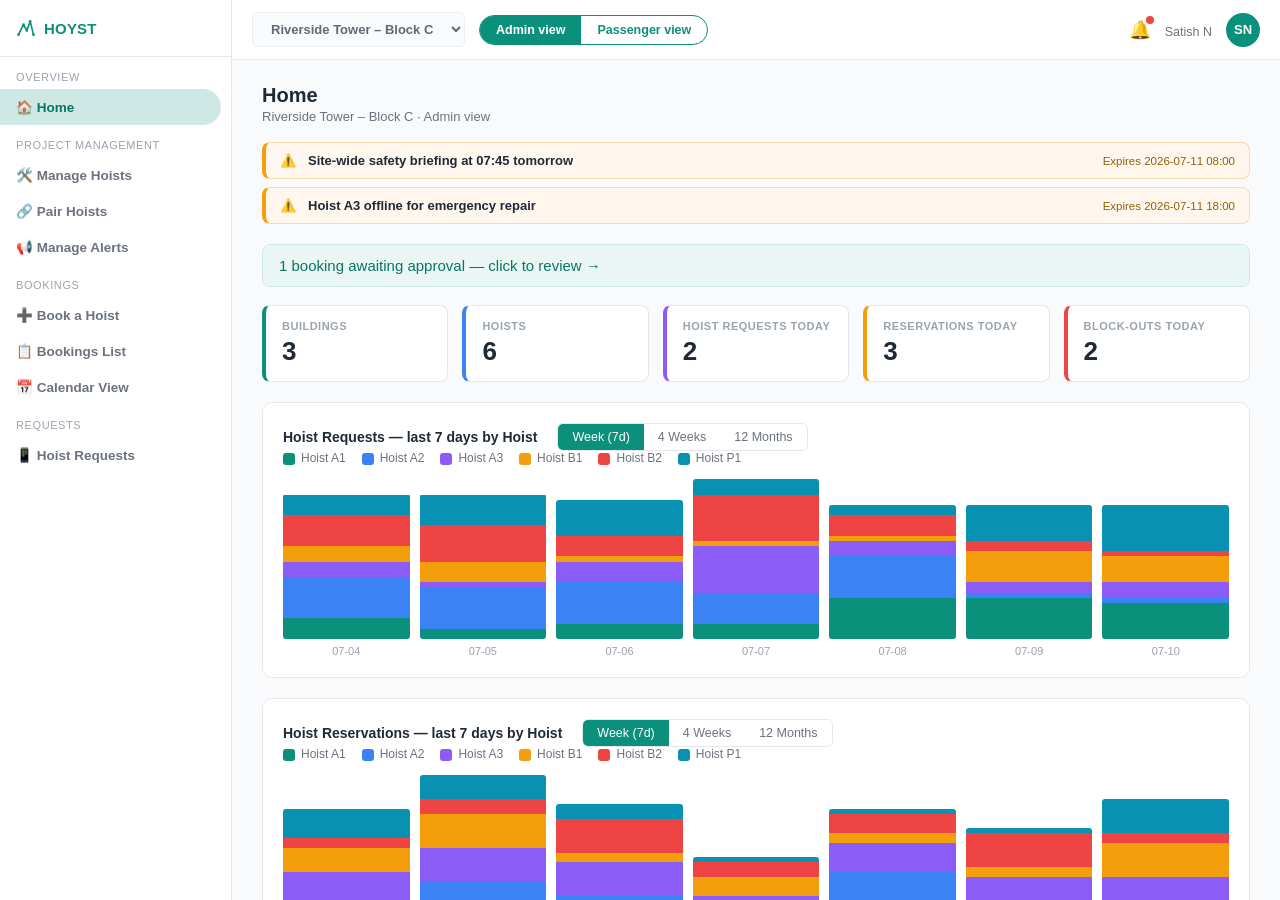
<file: index.html>
<!DOCTYPE html>
<html lang="en">
<head>
<meta charset="UTF-8" />
<title>Hoyst – Voyage Control</title>
<meta name="viewport" content="width=device-width, initial-scale=1" />
<link rel="stylesheet" href="css/style.css" />
</head>
<body>
  <div id="root"></div>
  <script src="js/data.js"></script>
  <script src="js/app.js"></script>
</body>
</html>
</file>
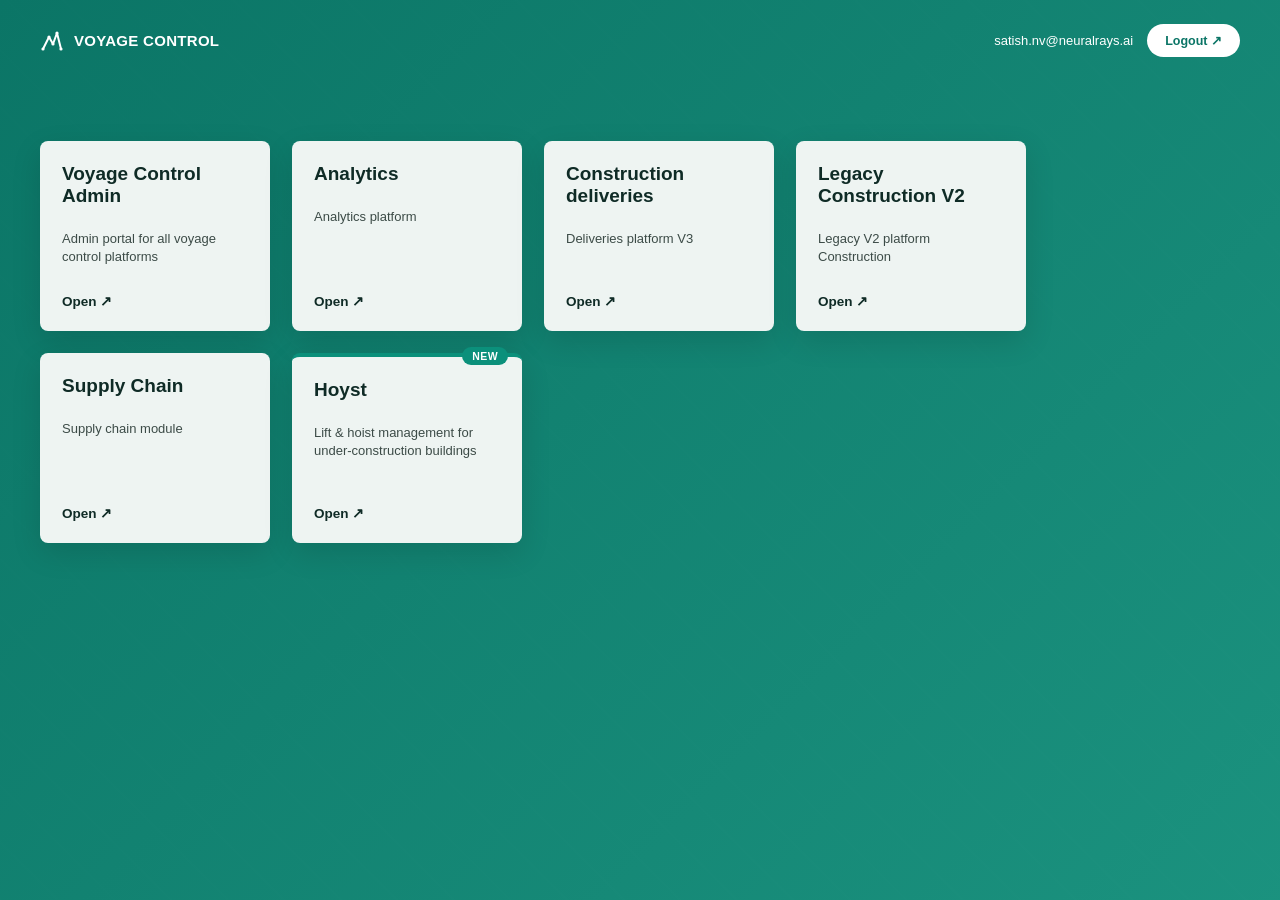
<file: landing.html>
<!DOCTYPE html>
<html lang="en">
<head>
<meta charset="UTF-8" />
<title>Voyage Control – Platform Selection</title>
<meta name="viewport" content="width=device-width, initial-scale=1" />
<style>
  * { box-sizing: border-box; }
  body {
    margin: 0; min-height: 100vh; font-family: -apple-system, BlinkMacSystemFont, "Segoe UI", Roboto, Helvetica, Arial, sans-serif;
    background:
      linear-gradient(135deg, rgba(11,117,102,0.92), rgba(29,150,130,0.88)),
      repeating-linear-gradient(45deg, rgba(255,255,255,0.03) 0 2px, transparent 2px 40px);
    background-color: #0b7566;
    color: #0f2b26;
  }
  .top { display: flex; align-items: center; justify-content: space-between; padding: 24px 40px; }
  .logo { display: flex; align-items: center; gap: 10px; color: #fff; font-weight: 800; font-size: 15px; letter-spacing: 0.3px; }
  .user { display: flex; align-items: center; gap: 14px; color: #fff; font-size: 13px; }
  .logout { background: #fff; color: #0b7566; border: none; padding: 9px 18px; border-radius: 20px; font-weight: 700; font-size: 12.5px; cursor: pointer; }
  .cards { display: flex; gap: 22px; flex-wrap: wrap; padding: 60px 40px; }
  .card { background: #eef4f2; border-radius: 8px; padding: 22px; width: 230px; min-height: 190px; display: flex; flex-direction: column; box-shadow: 0 10px 30px rgba(0,0,0,0.12); position: relative; }
  .card.new { border-top: 4px solid #0b907b; }
  .card h3 { margin: 0 0 10px; font-size: 19px; font-weight: 800; color: #0f2b26; }
  .card p { color: #3c4b47; font-size: 13px; line-height: 1.4; flex: 1; }
  .card .open { color: #0f2b26; font-weight: 700; font-size: 13.5px; display: flex; align-items: center; gap: 6px; text-decoration: none; }
  .badge-new { position: absolute; top: -10px; right: 14px; background: #0b907b; color: #fff; font-size: 10.5px; font-weight: 800; padding: 3px 10px; border-radius: 20px; letter-spacing: 0.4px; }
  .crane { position: absolute; opacity: 0.15; right: 18px; top: 18px; }
</style>
</head>
<body>
  <div class="top">
    <div class="logo">
      <svg width="24" height="24" viewBox="0 0 24 24" fill="none"><path d="M3 20 L9 8 L13 15 L17 4 L21 20" stroke="#fff" stroke-width="2" stroke-linecap="round" stroke-linejoin="round"/><circle cx="3" cy="20" r="1.6" fill="#fff"/><circle cx="9" cy="8" r="1.6" fill="#fff"/><circle cx="13" cy="15" r="1.6" fill="#fff"/><circle cx="17" cy="4" r="1.6" fill="#fff"/><circle cx="21" cy="20" r="1.6" fill="#fff"/></svg>
      VOYAGE CONTROL
    </div>
    <div class="user">
      satish.nv@neuralrays.ai
      <button class="logout">Logout ↗</button>
    </div>
  </div>
  <div class="cards">
    <div class="card">
      <h3>Voyage Control Admin</h3>
      <p>Admin portal for all voyage control platforms</p>
      <a class="open" href="#">Open ↗</a>
    </div>
    <div class="card">
      <h3>Analytics</h3>
      <p>Analytics platform</p>
      <a class="open" href="#">Open ↗</a>
    </div>
    <div class="card">
      <h3>Construction deliveries</h3>
      <p>Deliveries platform V3</p>
      <a class="open" href="#">Open ↗</a>
    </div>
    <div class="card">
      <h3>Legacy Construction V2</h3>
      <p>Legacy V2 platform Construction</p>
      <a class="open" href="#">Open ↗</a>
    </div>
    <div class="card">
      <h3>Supply Chain</h3>
      <p>Supply chain module</p>
      <a class="open" href="#">Open ↗</a>
    </div>
    <div class="card new">
      <span class="badge-new">NEW</span>
      <h3>Hoyst</h3>
      <p>Lift &amp; hoist management for under-construction buildings</p>
      <a class="open" href="index.html">Open ↗</a>
    </div>
  </div>
</body>
</html>
</file>
<file: css/style.css>
/* Voyage Control Hoyst App – prototype styles
   Palette sampled from the existing Voyage Control platform UI (white + teal-green). */

:root {
  --teal: #0b907b;
  --teal-dark: #087566;
  --teal-soft: #cee9e5;
  --teal-softer: #eaf6f4;
  --bg: #f9fafb;
  --white: #ffffff;
  --border: #e5e7eb;
  --text: #1f2937;
  --text-muted: #6b7280;
  --text-dim: #9aa3af;
  --blue: #3b82f6;
  --purple: #8b5cf6;
  --orange: #f59e0b;
  --red: #ef4444;
  --radius: 10px;
  font-size: 15px;
}

* { box-sizing: border-box; }
html, body { margin: 0; height: 100%; font-family: -apple-system, BlinkMacSystemFont, "Segoe UI", Roboto, Helvetica, Arial, sans-serif; background: var(--bg); color: var(--text); }
button, input, select, textarea { font-family: inherit; }
a { color: var(--teal); text-decoration: none; }

.app-shell { display: flex; height: 100vh; overflow: hidden; }

/* ---------------- Sidebar ---------------- */
.sidebar { width: 232px; flex: 0 0 232px; background: var(--white); border-right: 1px solid var(--border); display: flex; flex-direction: column; overflow-y: auto; }
.brand { display: flex; align-items: center; gap: 8px; padding: 18px 16px; font-weight: 800; color: var(--teal); border-bottom: 1px solid var(--border); font-size: 15px; letter-spacing: 0.2px; }
.nav-section-title { font-size: 11px; text-transform: uppercase; letter-spacing: 0.6px; color: var(--text-dim); padding: 14px 16px 6px; }
.nav-item { display: flex; align-items: center; gap: 10px; padding: 10px 16px; color: var(--text-muted); cursor: pointer; font-size: 13.5px; font-weight: 600; border-radius: 0 20px 20px 0; margin-right: 10px; }
.nav-item:hover { background: var(--teal-softer); color: var(--teal-dark); }
.nav-item.active { background: var(--teal-soft); color: var(--teal-dark); }
.nav-item .lock { margin-left: auto; font-size: 11px; color: var(--text-dim); }

/* ---------------- Topbar ---------------- */
.topbar { height: 60px; flex: 0 0 60px; background: var(--white); border-bottom: 1px solid var(--border); display: flex; align-items: center; padding: 0 20px; gap: 14px; }
.select-pill { background: var(--bg); border: 1px solid var(--border); color: var(--text); padding: 8px 14px; border-radius: 6px; font-size: 13px; font-weight: 600; }
.role-switch { display: inline-flex; border: 1px solid var(--teal); border-radius: 20px; overflow: hidden; }
.role-switch button { background: transparent; border: none; padding: 7px 16px; font-size: 12.5px; font-weight: 700; color: var(--teal); cursor: pointer; }
.role-switch button.active { background: var(--teal); color: #fff; }
.topbar .spacer { flex: 1; }
.bell { position: relative; font-size: 18px; color: var(--text-muted); cursor: pointer; }
.bell .dot { position: absolute; top: -3px; right: -3px; width: 8px; height: 8px; border-radius: 50%; background: var(--red); }
.avatar { width: 34px; height: 34px; border-radius: 50%; background: var(--teal); color: #fff; font-weight: 700; font-size: 13px; display: flex; align-items: center; justify-content: center; }

/* ---------------- Main ---------------- */
.main { flex: 1; overflow-y: auto; padding: 24px 30px 60px; }
.page-header { display: flex; align-items: center; margin-bottom: 18px; gap: 14px; flex-wrap: wrap; }
.page-header h1 { font-size: 20px; margin: 0; font-weight: 800; }
.page-header .subtitle { color: var(--text-muted); font-size: 13px; margin-top: 2px; }
.page-header .spacer { flex: 1; }

/* ---------------- Buttons ---------------- */
.btn { display: inline-flex; align-items: center; gap: 6px; padding: 9px 16px; border-radius: 7px; border: 1px solid transparent; font-size: 13.5px; font-weight: 700; cursor: pointer; white-space: nowrap; }
.btn-primary { background: var(--teal); color: #fff; }
.btn-primary:hover { background: var(--teal-dark); }
.btn-outline { background: #fff; border-color: var(--teal); color: var(--teal); }
.btn-outline:hover { background: var(--teal-softer); }
.btn-ghost { background: transparent; border-color: var(--border); color: var(--text); }
.btn-ghost:hover { background: var(--bg); }
.btn-sm { padding: 5px 10px; font-size: 12.5px; }
.btn-danger { background: transparent; border-color: var(--red); color: var(--red); }
.btn:disabled { opacity: 0.4; cursor: not-allowed; }

/* ---------------- Cards ---------------- */
.panel { background: var(--white); border: 1px solid var(--border); border-radius: var(--radius); padding: 20px; margin-bottom: 20px; }
.panel-title { font-size: 14px; font-weight: 800; margin: 0 0 14px; display: flex; align-items: center; gap: 8px; }

.stat-row { display: grid; grid-template-columns: repeat(5, 1fr); gap: 14px; margin-bottom: 20px; }
.stat-card { background: var(--white); border: 1px solid var(--border); border-left: 4px solid var(--teal); border-radius: 8px; padding: 14px 16px; }
.stat-card .label { font-size: 11px; text-transform: uppercase; letter-spacing: 0.5px; color: var(--text-dim); font-weight: 700; }
.stat-card .value { font-size: 26px; font-weight: 800; margin-top: 4px; }
.stat-card.blue { border-left-color: var(--blue); }
.stat-card.purple { border-left-color: var(--purple); }
.stat-card.orange { border-left-color: var(--orange); }
.stat-card.red { border-left-color: var(--red); }

/* ---------------- Tabs ---------------- */
.tabs { display: flex; gap: 4px; border-bottom: 1px solid var(--border); margin-bottom: 16px; }
.tab { padding: 10px 16px; font-size: 13px; font-weight: 700; color: var(--text-muted); cursor: pointer; border-bottom: 2px solid transparent; }
.tab.active { color: var(--teal); border-bottom-color: var(--teal); }

.pill-toggle { display: inline-flex; border: 1px solid var(--border); border-radius: 6px; overflow: hidden; }
.pill-toggle button { background: #fff; border: none; color: var(--text-muted); padding: 6px 14px; font-size: 12.5px; cursor: pointer; }
.pill-toggle button.active { background: var(--teal); color: #fff; }

/* ---------------- Tables ---------------- */
table.grid { width: 100%; border-collapse: collapse; font-size: 13.5px; }
table.grid th { text-align: left; color: var(--text-dim); font-weight: 700; font-size: 11px; text-transform: uppercase; letter-spacing: 0.4px; padding: 10px 12px; border-bottom: 1px solid var(--border); white-space: nowrap; }
table.grid td { padding: 11px 12px; border-bottom: 1px solid var(--border); vertical-align: middle; }
table.grid tr:hover td { background: #fafafa; }
table.grid tr.clickable { cursor: pointer; }
table.grid tr:last-child td { border-bottom: none; }

.badge { display: inline-block; padding: 3px 10px; border-radius: 20px; font-size: 11px; font-weight: 700; letter-spacing: 0.3px; }
.badge-approved { background: rgba(11,144,123,0.14); color: var(--teal-dark); }
.badge-declined { background: rgba(239,68,68,0.14); color: #b91c1c; }
.badge-pending { background: rgba(245,158,11,0.16); color: #92600a; }
.badge-lockout { background: rgba(139,92,246,0.16); color: #6d28d9; }
.badge-fulfilled { background: rgba(11,144,123,0.14); color: var(--teal-dark); }
.badge-cancelled { background: rgba(107,114,128,0.16); color: #4b5563; }

/* ---------------- Forms ---------------- */
.field { margin-bottom: 14px; }
.field label { display: block; font-size: 12.5px; color: var(--text-muted); margin-bottom: 6px; font-weight: 700; }
.field input[type=text], .field input[type=number], .field input[type=time], .field input[type=date], .field select, .field textarea {
  width: 100%; background: #fff; border: 1px solid var(--border); color: var(--text); padding: 9px 11px; border-radius: 7px; font-size: 13.5px;
}
.field textarea { resize: vertical; min-height: 60px; }
.field-row { display: flex; gap: 14px; }
.field-row .field { flex: 1; }
.hint { color: var(--text-dim); font-size: 11.5px; margin-top: 4px; }
.error-text { color: var(--red); font-size: 12px; margin-top: 6px; }

.filter-bar { display: flex; gap: 10px; flex-wrap: wrap; align-items: end; margin-bottom: 16px; background: var(--white); border: 1px solid var(--border); border-radius: var(--radius); padding: 14px 16px; }
.filter-bar .field { margin-bottom: 0; min-width: 140px; }
.search-input { background: #fff; border: 1px solid var(--border); color: var(--text); padding: 8px 12px; border-radius: 6px; font-size: 13px; min-width: 200px; }

/* ---------------- Toggle switch ---------------- */
.switch { position: relative; display: inline-block; width: 40px; height: 22px; flex: none; }
.switch input { opacity: 0; width: 0; height: 0; }
.slider { position: absolute; cursor: pointer; inset: 0; background: #d1d5db; transition: 0.15s; border-radius: 22px; }
.slider:before { content: ""; position: absolute; height: 16px; width: 16px; left: 3px; bottom: 3px; background: #fff; transition: 0.15s; border-radius: 50%; box-shadow: 0 1px 2px rgba(0,0,0,0.3); }
input:checked + .slider { background: var(--teal); }
input:checked + .slider:before { transform: translateX(18px); }

/* ---------------- Modal ---------------- */
.modal-backdrop { position: fixed; inset: 0; background: rgba(15,23,32,0.45); display: flex; align-items: center; justify-content: center; z-index: 100; }
.modal { background: var(--white); border-radius: 12px; width: 520px; max-width: 92vw; max-height: 88vh; overflow-y: auto; padding: 22px 24px; }
.modal.wide { width: 640px; }
.modal h2 { margin: 0 0 4px; font-size: 17px; }
.modal .modal-sub { color: var(--text-muted); font-size: 12.5px; margin-bottom: 18px; }
.modal-actions { display: flex; justify-content: flex-end; gap: 10px; margin-top: 20px; }
.detail-row { display: flex; padding: 8px 0; border-bottom: 1px solid var(--border); font-size: 13.5px; }
.detail-row:last-child { border-bottom: none; }
.detail-row .k { width: 160px; color: var(--text-muted); font-weight: 600; flex: none; }
.detail-row .v { flex: 1; }

/* ---------------- Alerts strip ---------------- */
.alert-strip { display: flex; flex-direction: column; gap: 8px; margin-bottom: 20px; }
.alert-item { display: flex; align-items: center; gap: 12px; background: #fff7ed; border: 1px solid #fed7aa; border-left: 4px solid var(--orange); border-radius: 8px; padding: 10px 14px; font-size: 13px; }
.alert-item .title { font-weight: 700; }
.alert-item .expiry { margin-left: auto; color: #92600a; font-size: 11.5px; white-space: nowrap; }

/* ---------------- Misc ---------------- */
.empty-state { text-align: center; padding: 50px 20px; color: var(--text-dim); }
.row { display: flex; align-items: center; gap: 10px; }
.stack { display: flex; flex-direction: column; gap: 10px; }
.expand-toggle { cursor: pointer; color: var(--teal); font-size: 12px; user-select: none; }
.chip { display: inline-block; padding: 2px 9px; border-radius: 14px; font-size: 11px; font-weight: 700; background: var(--teal-softer); color: var(--teal-dark); }
.chip.muted { background: #f3f4f6; color: var(--text-muted); }

.legend { display: flex; gap: 16px; flex-wrap: wrap; margin-bottom: 14px; font-size: 12px; color: var(--text-muted); }
.legend .sw { display: inline-block; width: 12px; height: 12px; border-radius: 3px; margin-right: 6px; vertical-align: middle; }

.cal-week-header, .cal-week-grid { display: grid; grid-template-columns: 56px repeat(7, minmax(84px, 1fr)); }
.cal-week-header { border-bottom: 1px solid var(--border); background: #fafafa; border-radius: 8px 8px 0 0; }
.cal-week-header-cell { padding: 8px 6px; font-size: 11.5px; font-weight: 700; color: var(--text-muted); text-align: center; border-left: 1px solid var(--border); }
.cal-week-header-cell:first-child { border-left: none; }
.cal-week-header-cell.today { color: var(--teal); }
.cal-week-scroll { max-height: 560px; overflow-y: auto; border: 1px solid var(--border); border-top: none; border-radius: 0 0 8px 8px; }
.cal-week-grid { position: relative; }
.cal-time { font-size: 10px; color: var(--text-dim); padding: 2px 6px; border-top: 1px solid var(--border); background: #fafafa; }
.cal-block { position: relative; border-radius: 4px; font-size: 10px; color: #fff; padding: 2px 6px; cursor: pointer; margin: 0 2px; display: flex; align-items: center; z-index: 5; }
.cal-block:hover { outline: 2px solid rgba(0,0,0,0.25); z-index: 20; }
.cal-block-label { overflow: hidden; white-space: nowrap; text-overflow: ellipsis; }
.cal-block .cal-tooltip {
  display: none;
  position: absolute;
  bottom: 100%;
  left: 0;
  margin-bottom: 6px;
  background: #111827;
  color: #fff;
  padding: 8px 10px;
  border-radius: 6px;
  font-size: 11.5px;
  line-height: 1.5;
  white-space: normal;
  width: max-content;
  max-width: 220px;
  z-index: 60;
  box-shadow: 0 8px 20px rgba(0,0,0,0.3);
  pointer-events: none;
}
.cal-block:hover .cal-tooltip { display: block; }

.ctx-menu { position: fixed; background: #fff; border: 1px solid var(--border); border-radius: 8px; box-shadow: 0 10px 28px rgba(0,0,0,0.2); padding: 6px; z-index: 300; min-width: 170px; }
.ctx-menu-item { padding: 8px 12px; font-size: 13px; border-radius: 6px; cursor: pointer; white-space: nowrap; color: var(--text); }
.ctx-menu-item:hover { background: var(--bg); }
.ctx-menu-item.primary { color: var(--teal); font-weight: 700; }
.ctx-menu-item.danger { color: var(--red); font-weight: 700; }
.ctx-menu-sep { height: 1px; background: var(--border); margin: 4px 2px; }

.toast { position: fixed; bottom: 24px; right: 24px; background: var(--text); color: #fff; padding: 12px 18px; border-radius: 8px; font-size: 13px; z-index: 200; box-shadow: 0 6px 20px rgba(0,0,0,0.25); }

.day-nav { display: flex; align-items: center; gap: 10px; }
.day-nav button { background: #fff; border: 1px solid var(--border); border-radius: 6px; padding: 6px 10px; cursor: pointer; }

.recurring-child td { background: #fbfdfd; color: var(--text-muted); }
</file>
